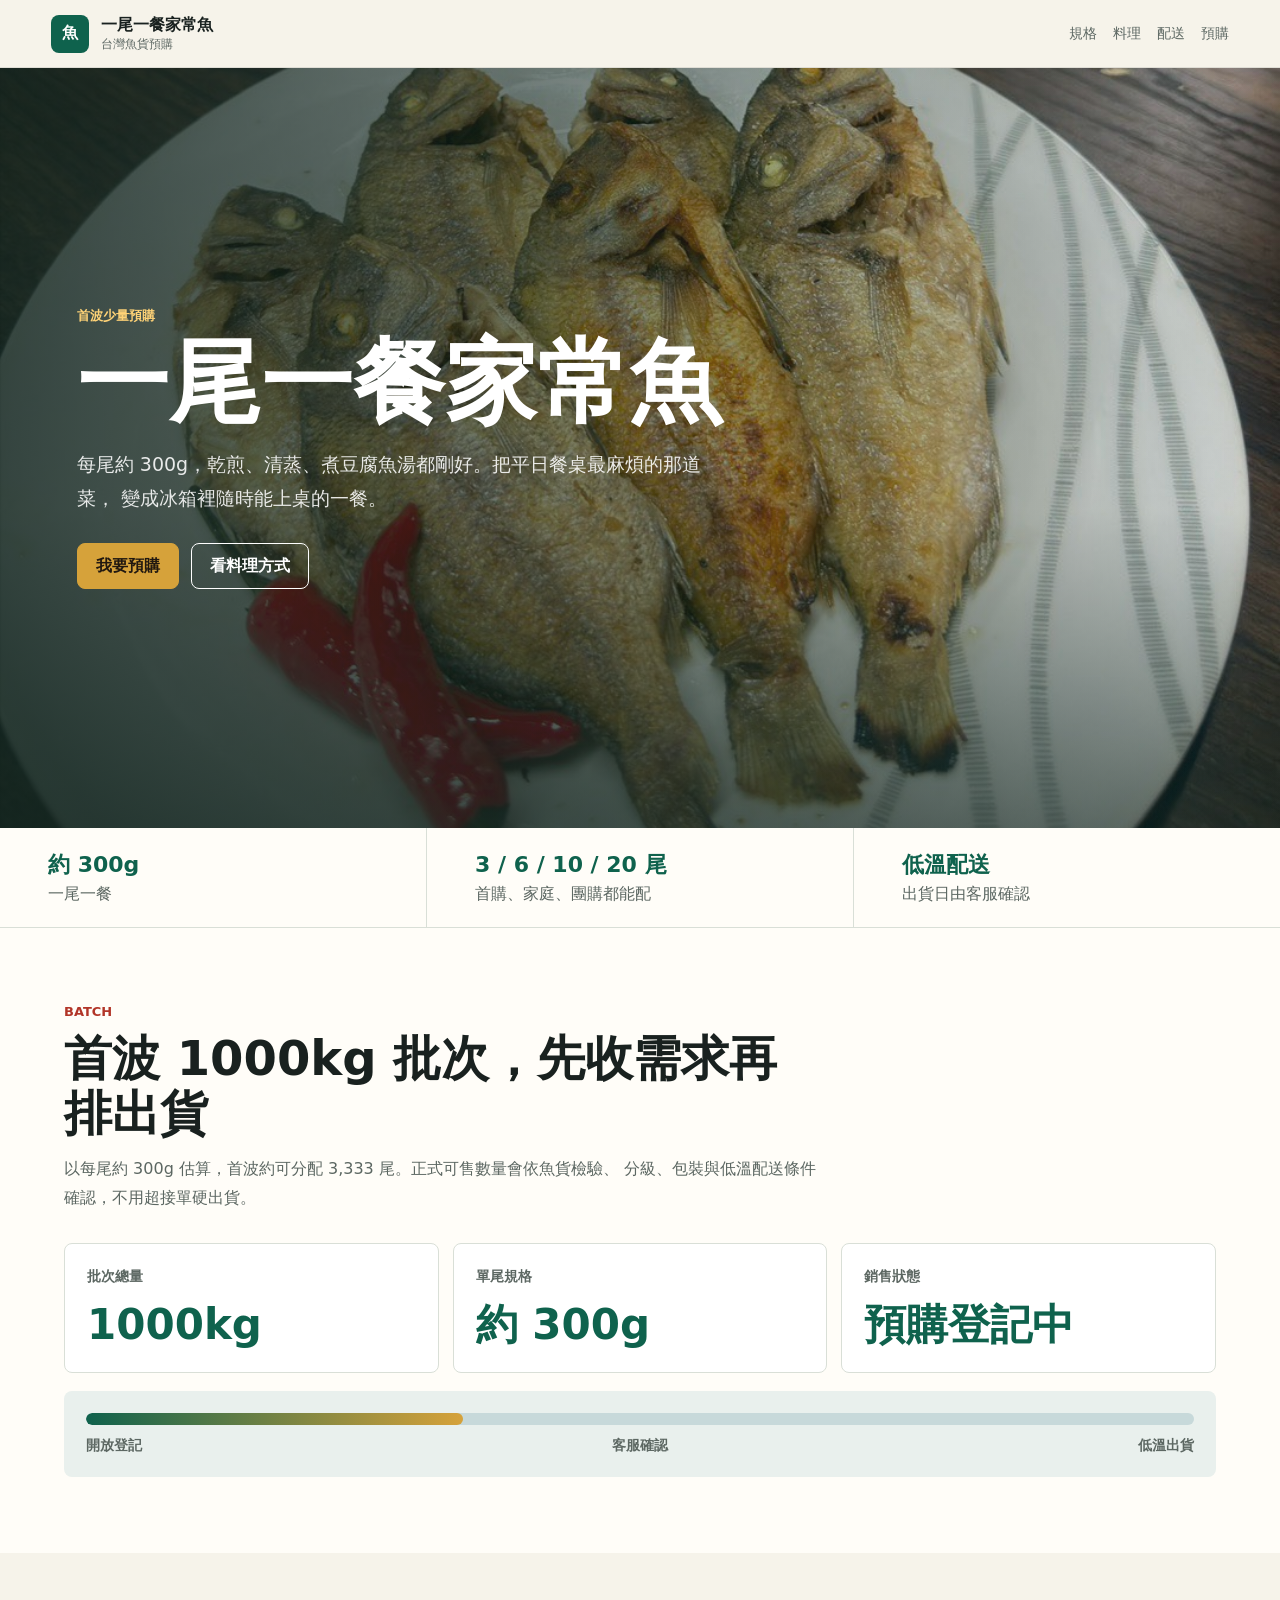
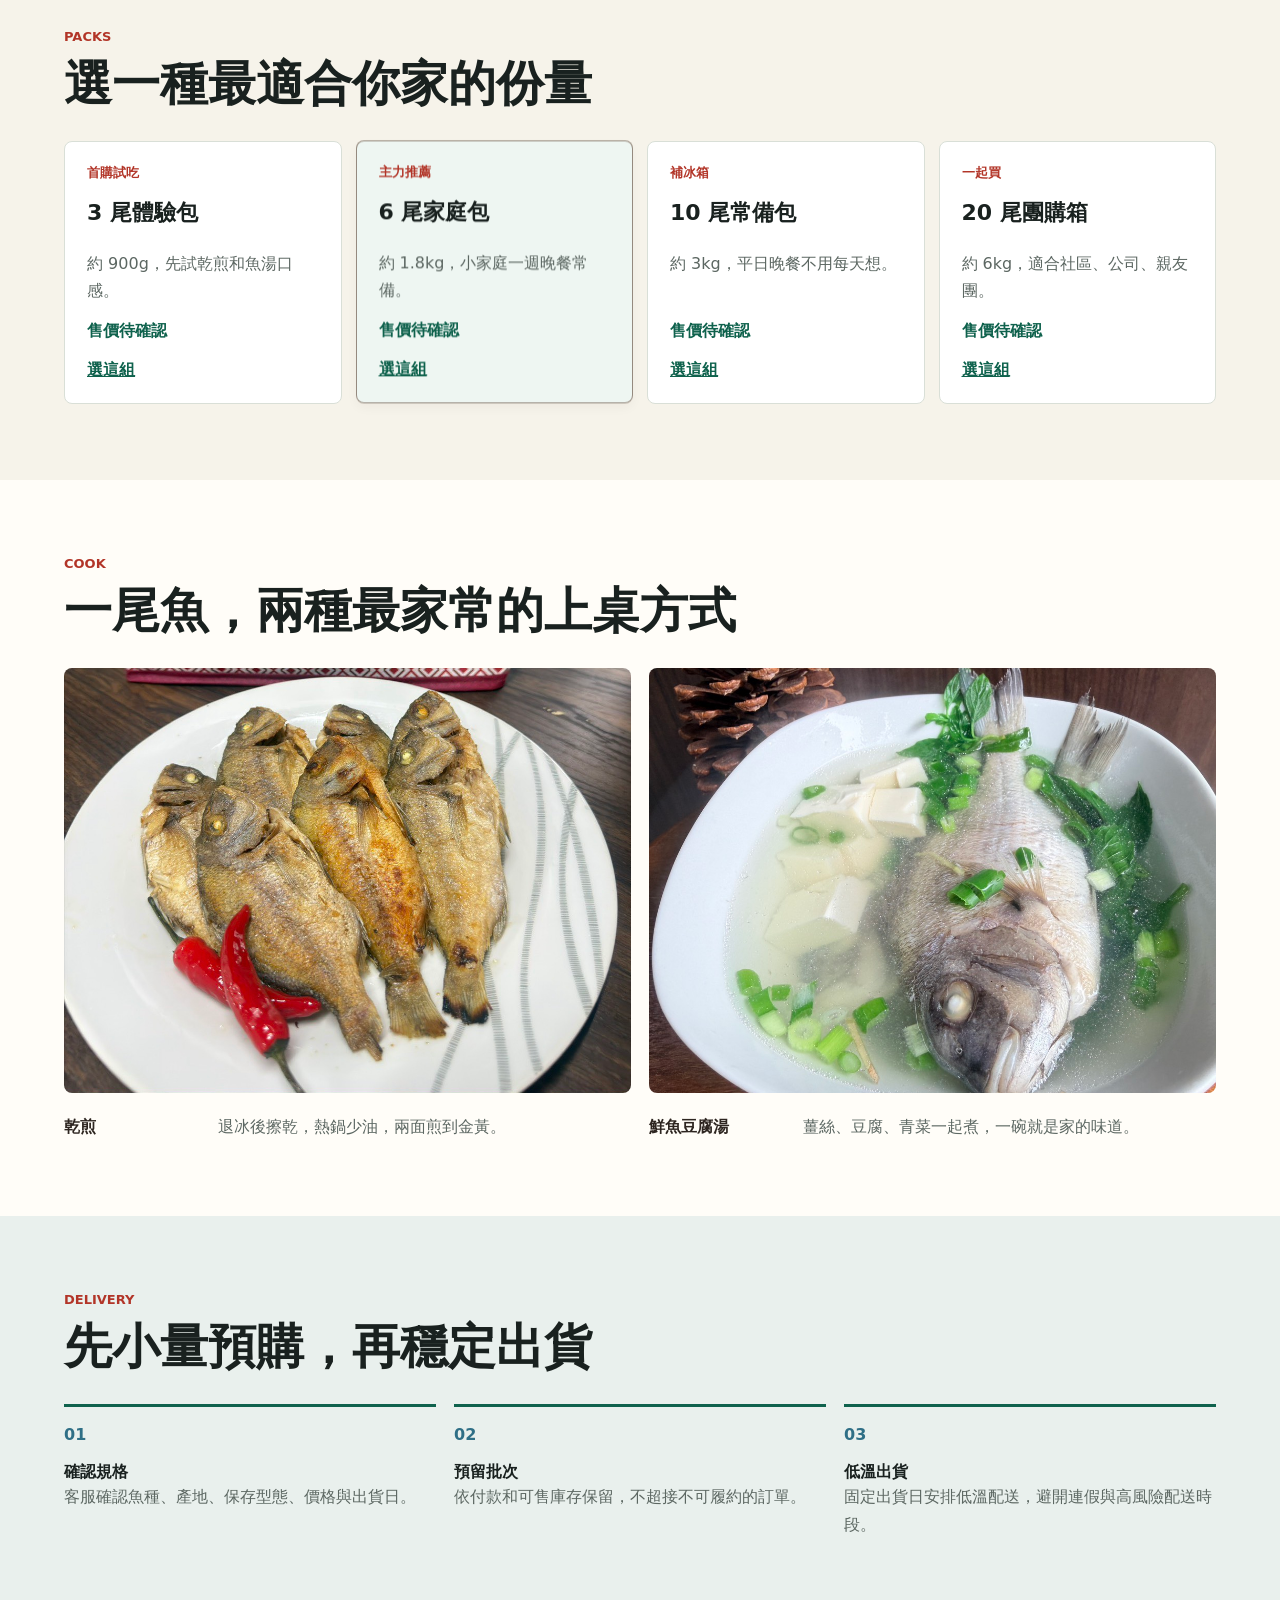
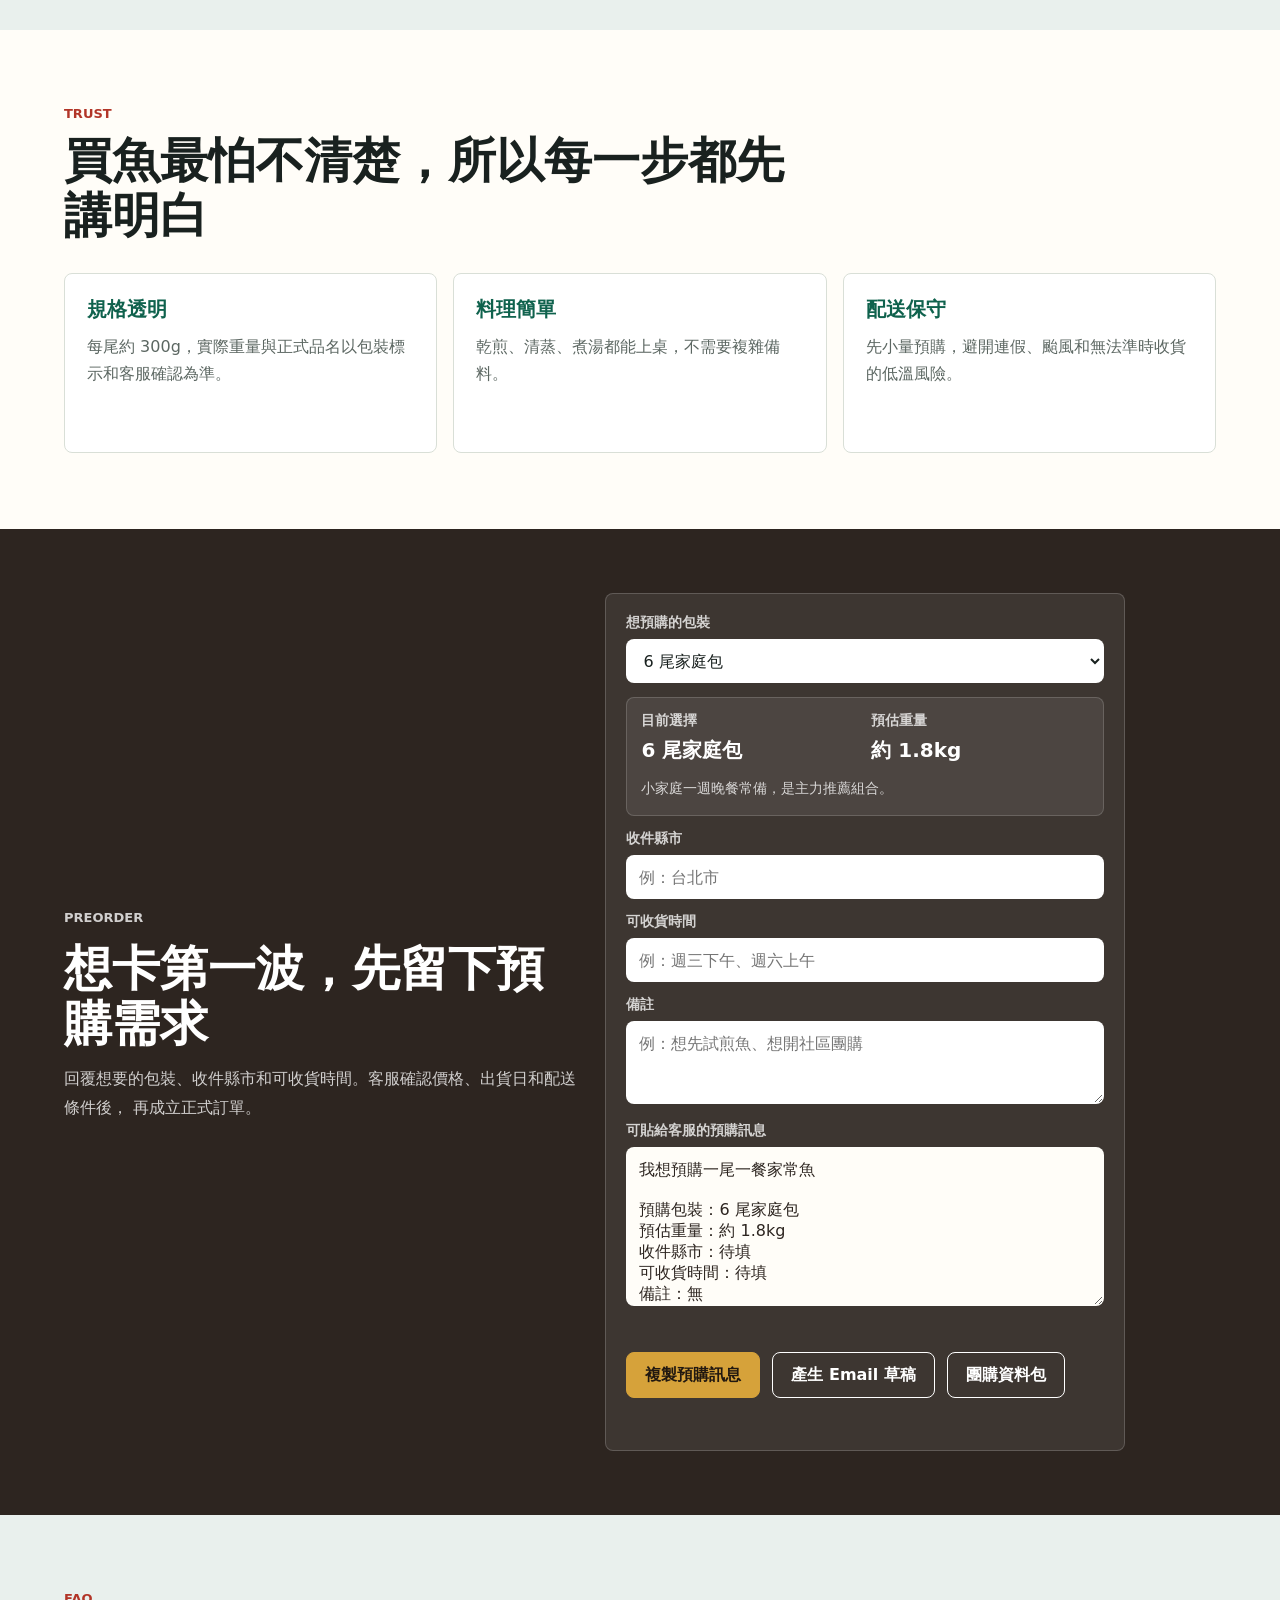
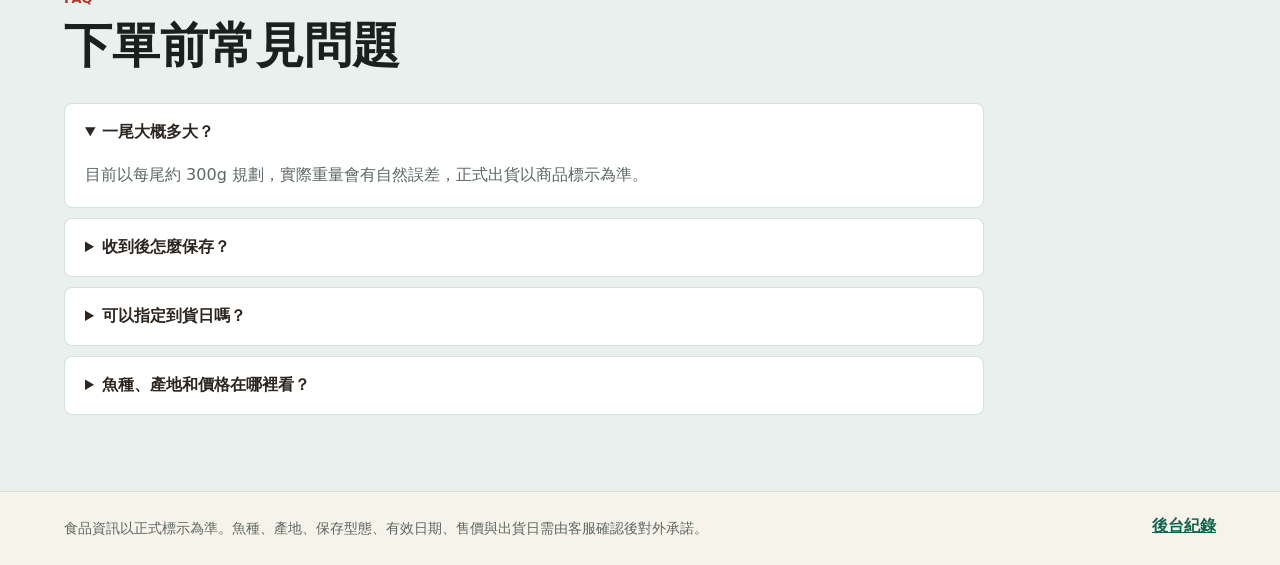
<file: index.html>
<!doctype html>
<html lang="zh-Hant">
  <head>
    <meta charset="utf-8" />
    <meta name="viewport" content="width=device-width, initial-scale=1" />
    <meta http-equiv="refresh" content="0; url=web/index.html" />
    <title>台灣魚貨 D2C 自動化行銷紀錄</title>
  </head>
  <body>
    <p><a href="web/index.html">前往台灣魚貨 D2C 自動化行銷紀錄</a></p>
  </body>
</html>
</file>
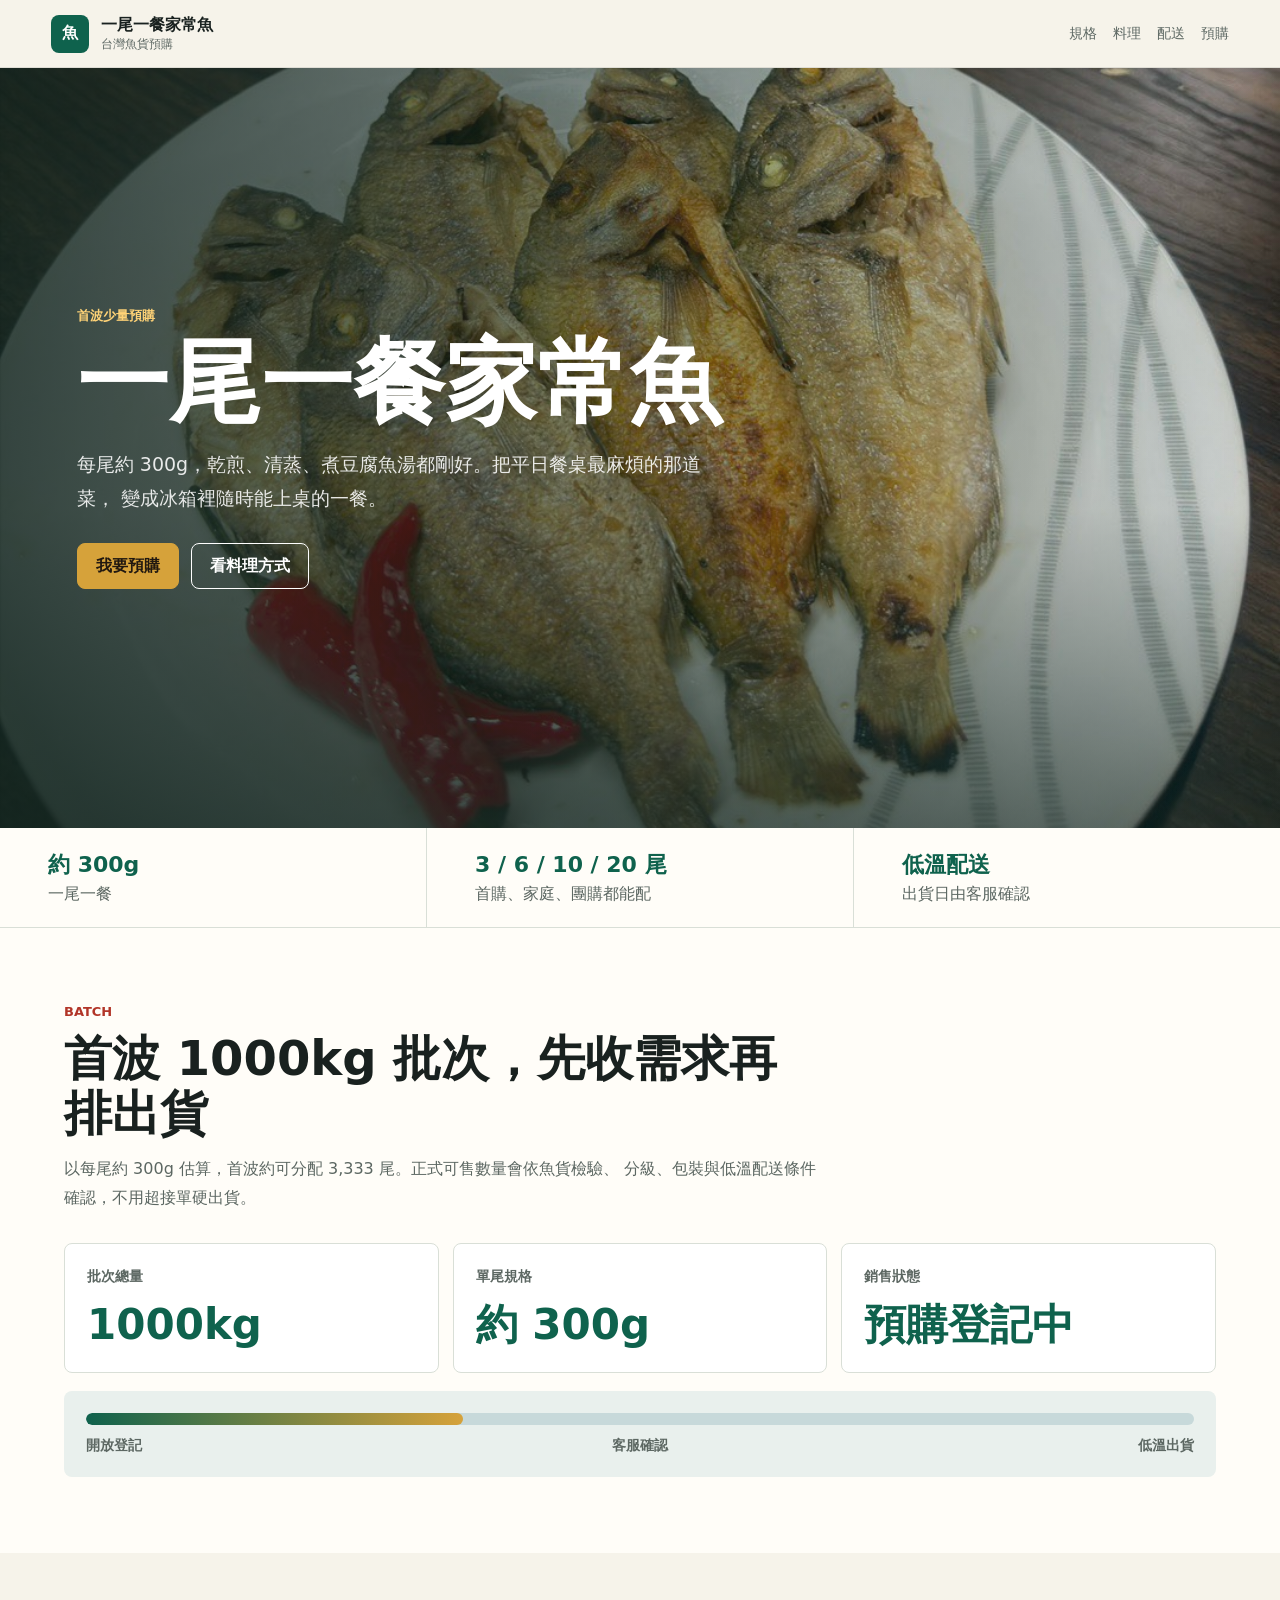
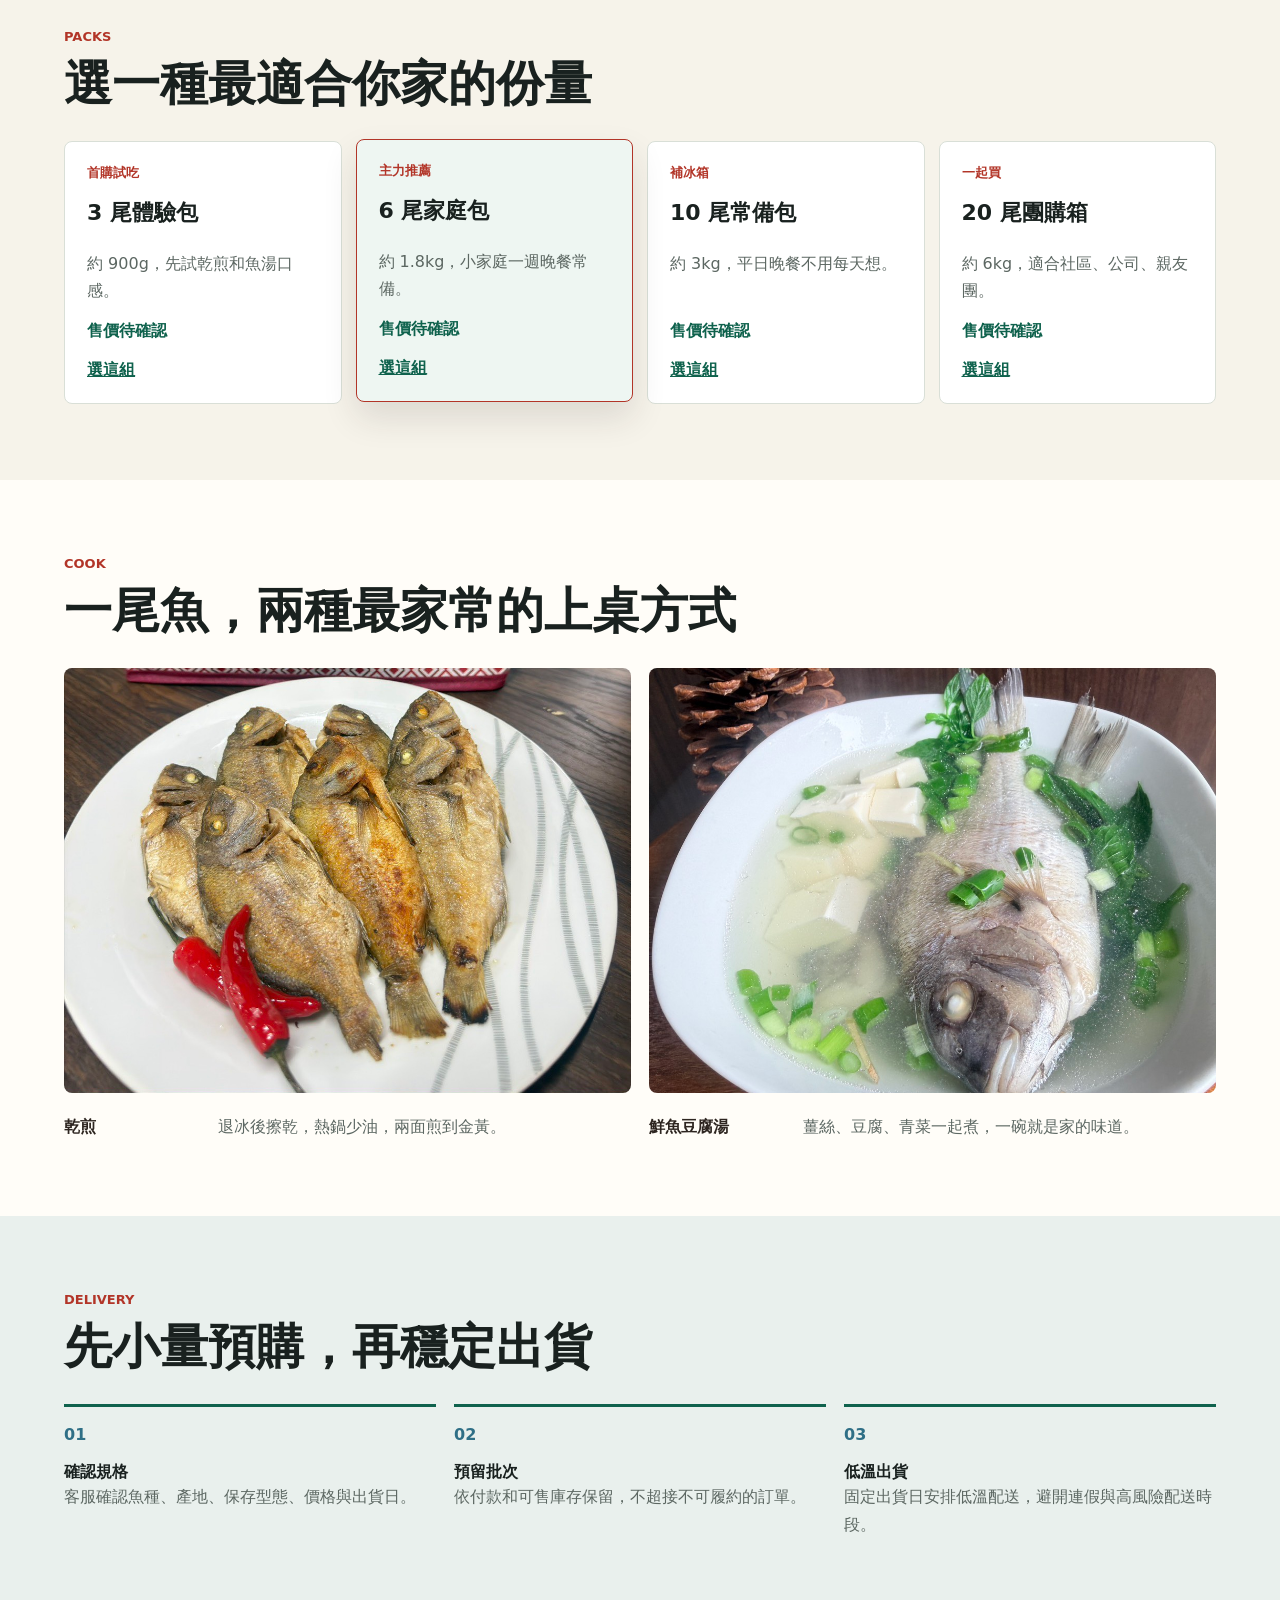
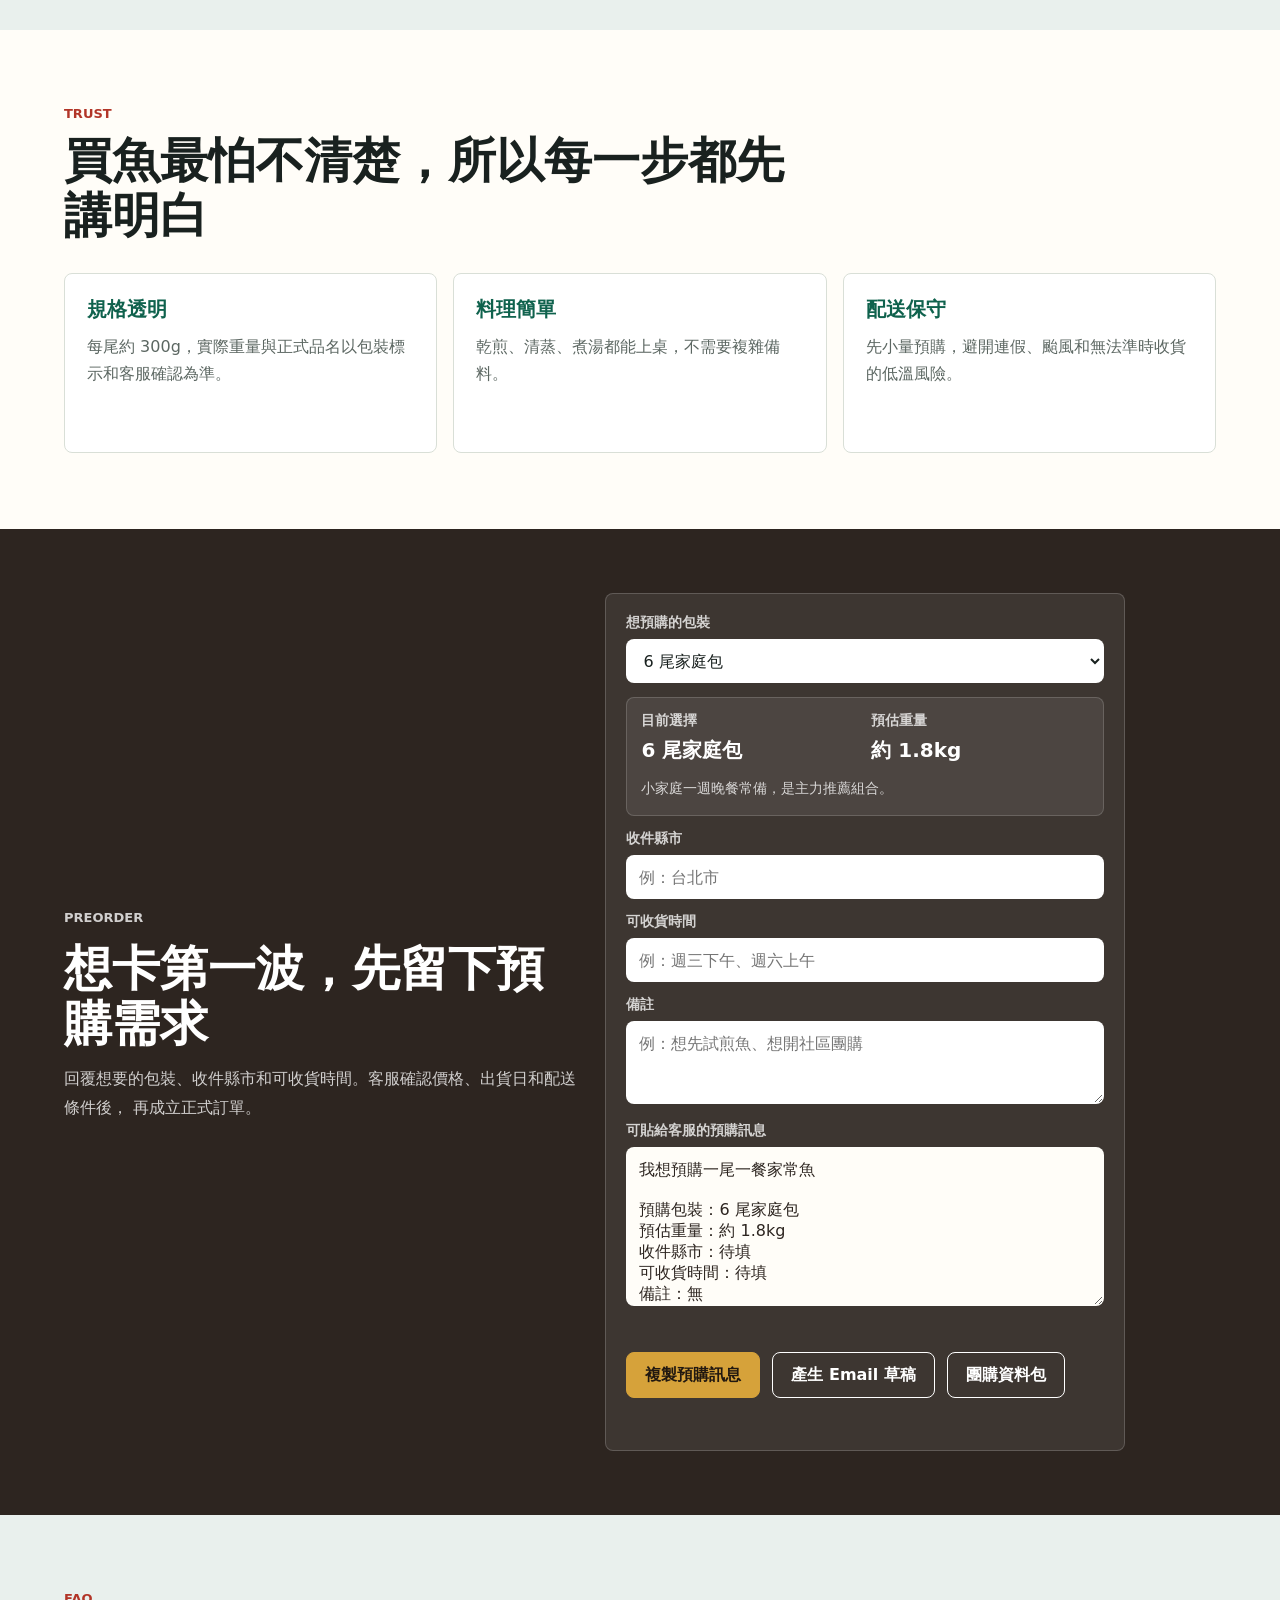
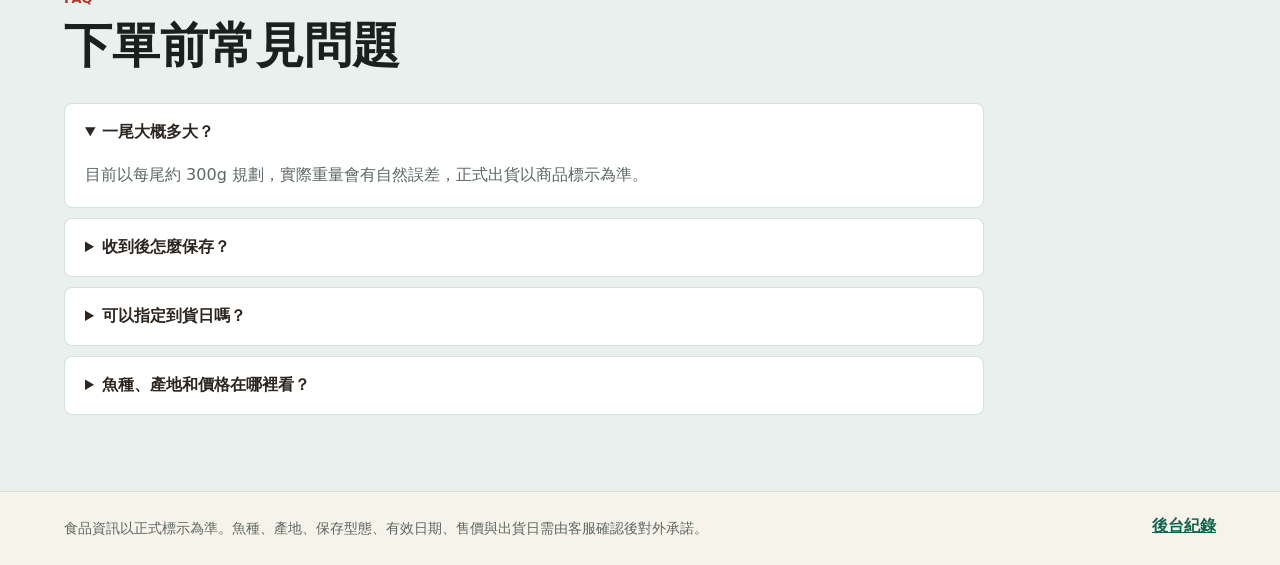
<file: web/index.html>
<!doctype html>
<html lang="zh-Hant">
  <head>
    <meta charset="utf-8" />
    <meta name="viewport" content="width=device-width, initial-scale=1" />
    <title>一尾一餐家常魚｜台灣魚貨預購</title>
    <meta
      name="description"
      content="每尾約 300g，一餐剛剛好。適合乾煎、清蒸、煮湯的台灣家常魚預購頁。"
    />
    <meta name="theme-color" content="#0f624d" />
    <link rel="canonical" href="https://taiwan-fish-d2c-launch-record.onrender.com/web/" />
    <meta property="og:type" content="product" />
    <meta property="og:title" content="一尾一餐家常魚｜台灣魚貨預購" />
    <meta
      property="og:description"
      content="首波 1000kg 批次預購。每尾約 300g，乾煎、清蒸、煮湯都能上桌。"
    />
    <meta
      property="og:image"
      content="https://taiwan-fish-d2c-launch-record.onrender.com/output/fish_d2c_launch/assets/fried-fish.jpg"
    />
    <meta name="twitter:card" content="summary_large_image" />
    <link rel="icon" href="favicon.svg" type="image/svg+xml" />
    <link rel="stylesheet" href="styles.css" />
    <script src="product.js" defer></script>
  </head>
  <body>
    <header class="topbar">
      <a class="brand" href="#hero" aria-label="一尾一餐家常魚">
        <span class="brand-mark">魚</span>
        <span>
          <strong>一尾一餐家常魚</strong>
          <small>台灣魚貨預購</small>
        </span>
      </a>
      <nav aria-label="頁面導覽">
        <a href="#packs">規格</a>
        <a href="#cook">料理</a>
        <a href="#delivery">配送</a>
        <a href="#order">預購</a>
      </nav>
    </header>

    <main>
      <section id="hero" class="hero">
        <img
          class="hero-image"
          src="/output/fish_d2c_launch/assets/fried-fish.jpg"
          alt="乾煎魚料理照"
        />
        <div class="hero-overlay"></div>
        <div class="hero-content">
          <p class="eyebrow">首波少量預購</p>
          <h1>一尾一餐家常魚</h1>
          <p>
            每尾約 300g，乾煎、清蒸、煮豆腐魚湯都剛好。把平日餐桌最麻煩的那道菜，
            變成冰箱裡隨時能上桌的一餐。
          </p>
          <div class="hero-actions">
            <a class="button primary" href="#order">我要預購</a>
            <a class="button secondary" href="#cook">看料理方式</a>
          </div>
        </div>
      </section>

      <section class="quick-strip" aria-label="商品重點">
        <div>
          <strong>約 300g</strong>
          <span>一尾一餐</span>
        </div>
        <div>
          <strong>3 / 6 / 10 / 20 尾</strong>
          <span>首購、家庭、團購都能配</span>
        </div>
        <div>
          <strong>低溫配送</strong>
          <span>出貨日由客服確認</span>
        </div>
      </section>

      <section class="section batch-section" aria-labelledby="batch-title">
        <div class="section-heading">
          <p class="eyebrow">Batch</p>
          <h2 id="batch-title">首波 1000kg 批次，先收需求再排出貨</h2>
          <p>
            以每尾約 300g 估算，首波約可分配 3,333 尾。正式可售數量會依魚貨檢驗、
            分級、包裝與低溫配送條件確認，不用超接單硬出貨。
          </p>
        </div>
        <div class="batch-dashboard">
          <div class="batch-metrics">
            <article>
              <span>批次總量</span>
              <strong>1000kg</strong>
            </article>
            <article>
              <span>單尾規格</span>
              <strong>約 300g</strong>
            </article>
            <article>
              <span>銷售狀態</span>
              <strong>預購登記中</strong>
            </article>
          </div>
          <div class="batch-meter" aria-label="首波批次流程">
            <div class="meter-track"><span></span></div>
            <div class="meter-labels">
              <span>開放登記</span>
              <span>客服確認</span>
              <span>低溫出貨</span>
            </div>
          </div>
        </div>
      </section>

      <section id="packs" class="section">
        <div class="section-heading">
          <p class="eyebrow">Packs</p>
          <h2>選一種最適合你家的份量</h2>
        </div>
        <div class="pack-grid">
          <article class="pack-card" data-pack="3 尾體驗包" data-weight="約 900g" data-hint="先試乾煎和魚湯口感，適合首購試吃。">
            <span>首購試吃</span>
            <h3>3 尾體驗包</h3>
            <p>約 900g，先試乾煎和魚湯口感。</p>
            <strong>售價待確認</strong>
            <a href="#order">選這組</a>
          </article>
          <article class="pack-card featured" data-pack="6 尾家庭包" data-weight="約 1.8kg" data-hint="小家庭一週晚餐常備，是主力推薦組合。">
            <span>主力推薦</span>
            <h3>6 尾家庭包</h3>
            <p>約 1.8kg，小家庭一週晚餐常備。</p>
            <strong>售價待確認</strong>
            <a href="#order">選這組</a>
          </article>
          <article class="pack-card" data-pack="10 尾常備包" data-weight="約 3kg" data-hint="適合固定煮飯家庭，一次把平日晚餐補進冰箱。">
            <span>補冰箱</span>
            <h3>10 尾常備包</h3>
            <p>約 3kg，平日晚餐不用每天想。</p>
            <strong>售價待確認</strong>
            <a href="#order">選這組</a>
          </article>
          <article class="pack-card" data-pack="20 尾團購箱" data-weight="約 6kg" data-hint="適合社區、公司、親友團，客服會協助確認分箱與配送。">
            <span>一起買</span>
            <h3>20 尾團購箱</h3>
            <p>約 6kg，適合社區、公司、親友團。</p>
            <strong>售價待確認</strong>
            <a href="#order">選這組</a>
          </article>
        </div>
      </section>

      <section id="cook" class="section cook-section">
        <div class="section-heading">
          <p class="eyebrow">Cook</p>
          <h2>一尾魚，兩種最家常的上桌方式</h2>
        </div>
        <div class="cook-layout">
          <figure>
            <img src="/output/fish_d2c_launch/assets/fried-fish.jpg" alt="乾煎魚成品" />
            <figcaption>
              <strong>乾煎</strong>
              <span>退冰後擦乾，熱鍋少油，兩面煎到金黃。</span>
            </figcaption>
          </figure>
          <figure>
            <img src="/output/fish_d2c_launch/assets/fish-soup.jpg" alt="鮮魚豆腐湯成品" />
            <figcaption>
              <strong>鮮魚豆腐湯</strong>
              <span>薑絲、豆腐、青菜一起煮，一碗就是家的味道。</span>
            </figcaption>
          </figure>
        </div>
      </section>

      <section id="delivery" class="section delivery-section">
        <div class="section-heading">
          <p class="eyebrow">Delivery</p>
          <h2>先小量預購，再穩定出貨</h2>
        </div>
        <div class="delivery-steps">
          <div>
            <span>01</span>
            <strong>確認規格</strong>
            <p>客服確認魚種、產地、保存型態、價格與出貨日。</p>
          </div>
          <div>
            <span>02</span>
            <strong>預留批次</strong>
            <p>依付款和可售庫存保留，不超接不可履約的訂單。</p>
          </div>
          <div>
            <span>03</span>
            <strong>低溫出貨</strong>
            <p>固定出貨日安排低溫配送，避開連假與高風險配送時段。</p>
          </div>
        </div>
      </section>

      <section class="section proof-section">
        <div class="section-heading">
          <p class="eyebrow">Trust</p>
          <h2>買魚最怕不清楚，所以每一步都先講明白</h2>
        </div>
        <div class="proof-grid">
          <article>
            <strong>規格透明</strong>
            <p>每尾約 300g，實際重量與正式品名以包裝標示和客服確認為準。</p>
          </article>
          <article>
            <strong>料理簡單</strong>
            <p>乾煎、清蒸、煮湯都能上桌，不需要複雜備料。</p>
          </article>
          <article>
            <strong>配送保守</strong>
            <p>先小量預購，避開連假、颱風和無法準時收貨的低溫風險。</p>
          </article>
        </div>
      </section>

      <section id="order" class="order-section">
        <div>
          <p class="eyebrow">Preorder</p>
          <h2>想卡第一波，先留下預購需求</h2>
          <p>
            回覆想要的包裝、收件縣市和可收貨時間。客服確認價格、出貨日和配送條件後，
            再成立正式訂單。
          </p>
        </div>
        <form class="preorder-form" id="preorderForm">
          <label>
            <span>想預購的包裝</span>
            <select id="packSelect" name="pack">
              <option>6 尾家庭包</option>
              <option>3 尾體驗包</option>
              <option>10 尾常備包</option>
              <option>20 尾團購箱</option>
            </select>
          </label>
          <div class="order-summary" aria-live="polite">
            <div>
              <span>目前選擇</span>
              <strong id="summaryPack">6 尾家庭包</strong>
            </div>
            <div>
              <span>預估重量</span>
              <strong id="summaryWeight">約 1.8kg</strong>
            </div>
            <p id="summaryHint">小家庭一週晚餐常備，是主力推薦組合。</p>
          </div>
          <label>
            <span>收件縣市</span>
            <input id="cityInput" name="city" placeholder="例：台北市" />
          </label>
          <label>
            <span>可收貨時間</span>
            <input id="timeInput" name="time" placeholder="例：週三下午、週六上午" />
          </label>
          <label>
            <span>備註</span>
            <textarea id="noteInput" name="note" rows="3" placeholder="例：想先試煎魚、想開社區團購"></textarea>
          </label>
          <label>
            <span>可貼給客服的預購訊息</span>
            <textarea id="messagePreview" rows="7" readonly></textarea>
          </label>
          <div class="order-actions">
            <button class="button primary" id="copyOrder" type="button">複製預購訊息</button>
            <a class="button secondary" id="emailOrder" href="mailto:hello@example.com?subject=一尾一餐家常魚預購">產生 Email 草稿</a>
            <a class="button secondary" href="/output/fish_d2c_launch/group_buy_pack.md">團購資料包</a>
          </div>
          <p class="copy-status" id="copyStatus" role="status" aria-live="polite"></p>
        </form>
      </section>

      <section class="section faq-section">
        <div class="section-heading">
          <p class="eyebrow">FAQ</p>
          <h2>下單前常見問題</h2>
        </div>
        <div class="faq-list">
          <details open>
            <summary>一尾大概多大？</summary>
            <p>目前以每尾約 300g 規劃，實際重量會有自然誤差，正式出貨以商品標示為準。</p>
          </details>
          <details>
            <summary>收到後怎麼保存？</summary>
            <p>收到後請立即依包裝標示低溫保存。退冰後不建議再次冷凍。</p>
          </details>
          <details>
            <summary>可以指定到貨日嗎？</summary>
            <p>可以先填寫希望收貨時間，客服會依固定出貨日和低溫配送狀況確認。</p>
          </details>
          <details>
            <summary>魚種、產地和價格在哪裡看？</summary>
            <p>正式開賣前會由客服確認魚種、產地、保存型態、售價與出貨日，不會在未確認前承諾。</p>
          </details>
        </div>
      </section>

      <section class="fine-print">
        <p>
          食品資訊以正式標示為準。魚種、產地、保存型態、有效日期、售價與出貨日需由客服確認後對外承諾。
        </p>
        <a href="/output/fish_d2c_launch/AUTOMATION_CONTROL_CENTER.md">後台紀錄</a>
      </section>
    </main>
    <a class="sticky-order" href="#order">預購</a>
  </body>
</html>
</file>
<file: web/styles.css>
:root {
  color-scheme: light;
  --ink: #19211f;
  --muted: #5c6762;
  --line: #d9dfd7;
  --bg: #f6f3ea;
  --panel: #ffffff;
  --leaf: #0f624d;
  --pepper: #b23528;
  --soy: #2d2520;
  --broth: #d6a23a;
  --water: #2f6f86;
  font-family: Inter, "Noto Sans TC", "PingFang TC", system-ui, sans-serif;
}

* {
  box-sizing: border-box;
}

html {
  scroll-behavior: smooth;
}

body {
  margin: 0;
  background: var(--bg);
  color: var(--ink);
}

a {
  color: inherit;
}

.topbar {
  position: sticky;
  top: 0;
  z-index: 20;
  display: flex;
  align-items: center;
  justify-content: space-between;
  gap: 24px;
  min-height: 68px;
  padding: 12px clamp(18px, 4vw, 56px);
  border-bottom: 1px solid rgba(25, 33, 31, 0.1);
  background: rgba(246, 243, 234, 0.94);
  backdrop-filter: blur(14px);
}

.brand {
  display: flex;
  align-items: center;
  gap: 12px;
  text-decoration: none;
}

.brand-mark {
  display: grid;
  width: 38px;
  height: 38px;
  place-items: center;
  border-radius: 8px;
  background: var(--leaf);
  color: #fff;
  font-weight: 800;
}

.brand strong,
.brand small {
  display: block;
}

.brand small {
  color: var(--muted);
  font-size: 12px;
}

nav {
  display: flex;
  flex-wrap: wrap;
  gap: 16px;
  color: var(--muted);
  font-size: 14px;
}

nav a {
  text-decoration: none;
}

.hero {
  position: relative;
  display: grid;
  align-items: center;
  min-height: calc(92vh - 68px);
  overflow: hidden;
  padding: 70px clamp(20px, 6vw, 88px);
}

.hero-image,
.hero-overlay {
  position: absolute;
  inset: 0;
}

.hero-image {
  width: 100%;
  height: 100%;
  object-fit: cover;
}

.hero-overlay {
  background:
    linear-gradient(90deg, rgba(15, 34, 28, 0.82), rgba(15, 34, 28, 0.56) 42%, rgba(15, 34, 28, 0.08)),
    linear-gradient(0deg, rgba(15, 34, 28, 0.55), rgba(15, 34, 28, 0.05) 42%);
}

.hero-content {
  position: relative;
  z-index: 1;
  max-width: 720px;
  color: #fff;
}

.eyebrow {
  margin: 0 0 12px;
  color: var(--pepper);
  font-size: 13px;
  font-weight: 800;
  letter-spacing: 0;
  text-transform: uppercase;
}

.hero .eyebrow {
  color: #ffd377;
}

h1,
h2,
h3,
p {
  margin-top: 0;
}

h1 {
  margin-bottom: 18px;
  font-size: clamp(44px, 8vw, 92px);
  line-height: 1;
}

h2 {
  margin-bottom: 14px;
  font-size: clamp(28px, 4vw, 48px);
  line-height: 1.15;
}

h3 {
  font-size: 22px;
}

.hero-content p:not(.eyebrow) {
  max-width: 650px;
  color: rgba(255, 255, 255, 0.88);
  font-size: 19px;
  line-height: 1.8;
}

.hero-actions,
.order-actions {
  display: flex;
  flex-wrap: wrap;
  gap: 12px;
  margin-top: 28px;
}

.button {
  display: inline-flex;
  align-items: center;
  justify-content: center;
  min-height: 46px;
  padding: 0 18px;
  border: 1px solid currentColor;
  border-radius: 8px;
  cursor: pointer;
  font: inherit;
  text-decoration: none;
  font-weight: 800;
}

.button.primary {
  border-color: var(--broth);
  background: var(--broth);
  color: #211810;
}

.button.secondary {
  color: inherit;
}

.quick-strip {
  display: grid;
  grid-template-columns: repeat(3, minmax(0, 1fr));
  gap: 1px;
  background: var(--line);
  border-bottom: 1px solid var(--line);
}

.quick-strip div {
  padding: 22px clamp(18px, 4vw, 48px);
  background: #fffdf8;
}

.quick-strip strong,
.quick-strip span {
  display: block;
}

.quick-strip strong {
  margin-bottom: 4px;
  color: var(--leaf);
  font-size: 22px;
}

.quick-strip span {
  color: var(--muted);
}

.batch-section {
  background: #fffdf8;
}

.batch-dashboard {
  display: grid;
  gap: 18px;
}

.batch-metrics {
  display: grid;
  grid-template-columns: repeat(3, minmax(0, 1fr));
  gap: 14px;
}

.batch-metrics article {
  min-height: 130px;
  padding: 22px;
  border: 1px solid var(--line);
  border-radius: 8px;
  background: #fff;
}

.batch-metrics span,
.meter-labels {
  color: var(--muted);
  font-size: 14px;
  font-weight: 800;
}

.batch-metrics strong {
  display: block;
  margin-top: 18px;
  color: var(--leaf);
  font-size: clamp(28px, 4vw, 42px);
  line-height: 1;
}

.batch-meter {
  padding: 22px;
  border-radius: 8px;
  background: #e9f0ed;
}

.meter-track {
  height: 12px;
  overflow: hidden;
  border-radius: 999px;
  background: rgba(47, 111, 134, 0.18);
}

.meter-track span {
  display: block;
  width: 34%;
  height: 100%;
  border-radius: inherit;
  background: linear-gradient(90deg, var(--leaf), var(--broth));
}

.meter-labels {
  display: flex;
  justify-content: space-between;
  gap: 12px;
  margin-top: 12px;
}

.section {
  padding: 76px clamp(20px, 5vw, 72px);
}

.section-heading {
  max-width: 760px;
  margin-bottom: 30px;
}

.section-heading p:not(.eyebrow),
.order-section p,
.fine-print p {
  color: var(--muted);
  line-height: 1.8;
}

.pack-grid {
  display: grid;
  grid-template-columns: repeat(4, minmax(0, 1fr));
  gap: 14px;
}

.pack-card {
  display: flex;
  flex-direction: column;
  min-height: 220px;
  padding: 22px;
  border: 1px solid var(--line);
  border-radius: 8px;
  background: var(--panel);
  transition:
    border-color 160ms ease,
    box-shadow 160ms ease,
    transform 160ms ease;
}

.pack-card.featured {
  border-color: rgba(15, 98, 77, 0.45);
  background: #eef6f2;
}

.pack-card.selected {
  border-color: var(--pepper);
  box-shadow: 0 16px 34px rgba(45, 37, 32, 0.12);
  transform: translateY(-2px);
}

.pack-card span {
  display: block;
  margin-bottom: 16px;
  color: var(--pepper);
  font-size: 13px;
  font-weight: 800;
}

.pack-card p {
  color: var(--muted);
  line-height: 1.7;
}

.pack-card strong {
  margin-top: auto;
  color: var(--leaf);
}

.pack-card a {
  display: inline-flex;
  align-self: flex-start;
  margin-top: 18px;
  color: var(--leaf);
  font-weight: 800;
}

.cook-section {
  background: #fffdf8;
}

.cook-layout {
  display: grid;
  grid-template-columns: 1fr 1fr;
  gap: 18px;
}

figure {
  margin: 0;
}

figure img {
  width: 100%;
  aspect-ratio: 4 / 3;
  object-fit: cover;
  border-radius: 8px;
}

figcaption {
  display: grid;
  grid-template-columns: 140px 1fr;
  gap: 14px;
  padding: 16px 0 0;
  line-height: 1.7;
}

figcaption strong {
  color: var(--soy);
}

figcaption span {
  color: var(--muted);
}

.delivery-section {
  background: #e9f0ed;
}

.delivery-steps {
  display: grid;
  grid-template-columns: repeat(3, minmax(0, 1fr));
  gap: 18px;
}

.delivery-steps div {
  padding-top: 18px;
  border-top: 3px solid var(--leaf);
}

.delivery-steps span {
  display: block;
  margin-bottom: 18px;
  color: var(--water);
  font-weight: 900;
}

.delivery-steps p {
  color: var(--muted);
  line-height: 1.7;
}

.proof-section {
  background: #fffdf8;
}

.proof-grid {
  display: grid;
  grid-template-columns: repeat(3, minmax(0, 1fr));
  gap: 16px;
}

.proof-grid article {
  min-height: 180px;
  padding: 22px;
  border: 1px solid var(--line);
  border-radius: 8px;
  background: #fff;
}

.proof-grid strong {
  display: block;
  margin-bottom: 10px;
  color: var(--leaf);
  font-size: 20px;
}

.proof-grid p {
  color: var(--muted);
  line-height: 1.7;
}

.order-section {
  display: grid;
  grid-template-columns: minmax(0, 0.85fr) minmax(320px, 520px);
  gap: 28px;
  align-items: center;
  padding: 64px clamp(20px, 5vw, 72px);
  background: var(--soy);
  color: #fff;
}

.order-section p {
  max-width: 720px;
  color: rgba(255, 255, 255, 0.78);
}

.preorder-form {
  display: grid;
  gap: 14px;
  padding: 20px;
  border: 1px solid rgba(255, 255, 255, 0.18);
  border-radius: 8px;
  background: rgba(255, 255, 255, 0.08);
}

.preorder-form label,
.preorder-form span {
  display: block;
}

.preorder-form span {
  margin-bottom: 7px;
  color: rgba(255, 255, 255, 0.78);
  font-size: 14px;
  font-weight: 800;
}

.preorder-form input,
.preorder-form select,
.preorder-form textarea {
  width: 100%;
  border: 1px solid rgba(255, 255, 255, 0.22);
  border-radius: 8px;
  background: #fff;
  color: var(--ink);
  font: inherit;
}

.preorder-form input,
.preorder-form select {
  height: 44px;
  padding: 0 12px;
}

.preorder-form textarea {
  padding: 12px;
  resize: vertical;
}

.preorder-form textarea[readonly] {
  min-height: 156px;
  background: #fffdf8;
  color: var(--soy);
}

.order-summary {
  display: grid;
  grid-template-columns: 1fr 1fr;
  gap: 12px;
  padding: 14px;
  border: 1px solid rgba(255, 255, 255, 0.16);
  border-radius: 8px;
  background: rgba(255, 255, 255, 0.08);
}

.order-summary strong {
  color: #fff;
  font-size: 20px;
}

.order-summary p {
  grid-column: 1 / -1;
  margin: 0;
  font-size: 14px;
}

.copy-status {
  min-height: 22px;
  margin: -4px 0 0;
  color: #ffd377;
  font-size: 14px;
  font-weight: 800;
}

.faq-section {
  background: #e9f0ed;
}

.faq-list {
  display: grid;
  gap: 10px;
  max-width: 920px;
}

details {
  border: 1px solid rgba(15, 98, 77, 0.18);
  border-radius: 8px;
  background: #fff;
}

summary {
  cursor: pointer;
  padding: 18px 20px;
  color: var(--soy);
  font-weight: 900;
}

details p {
  margin: 0;
  padding: 0 20px 18px;
  color: var(--muted);
  line-height: 1.7;
}

.fine-print {
  display: flex;
  justify-content: space-between;
  gap: 18px;
  padding: 24px clamp(20px, 5vw, 72px);
  border-top: 1px solid var(--line);
}

.fine-print p {
  margin: 0;
  max-width: 820px;
  font-size: 14px;
}

.fine-print a {
  color: var(--leaf);
  font-weight: 800;
}

.sticky-order {
  position: fixed;
  right: 18px;
  bottom: 18px;
  z-index: 30;
  display: none;
  min-width: 76px;
  padding: 12px 16px;
  border-radius: 999px;
  background: var(--broth);
  color: #211810;
  text-align: center;
  text-decoration: none;
  font-weight: 900;
  box-shadow: 0 14px 34px rgba(33, 24, 16, 0.2);
  transition:
    opacity 160ms ease,
    transform 160ms ease;
}

.sticky-order.is-hidden {
  pointer-events: none;
  opacity: 0;
  transform: translateY(8px);
}

@media (max-width: 900px) {
  .topbar {
    position: static;
    align-items: flex-start;
    flex-direction: column;
  }

  .hero {
    min-height: 78vh;
  }

  .hero-overlay {
    background: linear-gradient(0deg, rgba(15, 34, 28, 0.82), rgba(15, 34, 28, 0.38));
  }

  .quick-strip,
  .batch-metrics,
  .pack-grid,
  .cook-layout,
  .delivery-steps,
  .proof-grid,
  .order-section {
    grid-template-columns: 1fr;
  }

  figcaption {
    grid-template-columns: 1fr;
    gap: 4px;
  }

  .fine-print {
    flex-direction: column;
  }

  .order-summary {
    grid-template-columns: 1fr;
  }

  .sticky-order {
    display: inline-flex;
    align-items: center;
    justify-content: center;
  }
}
</file>
